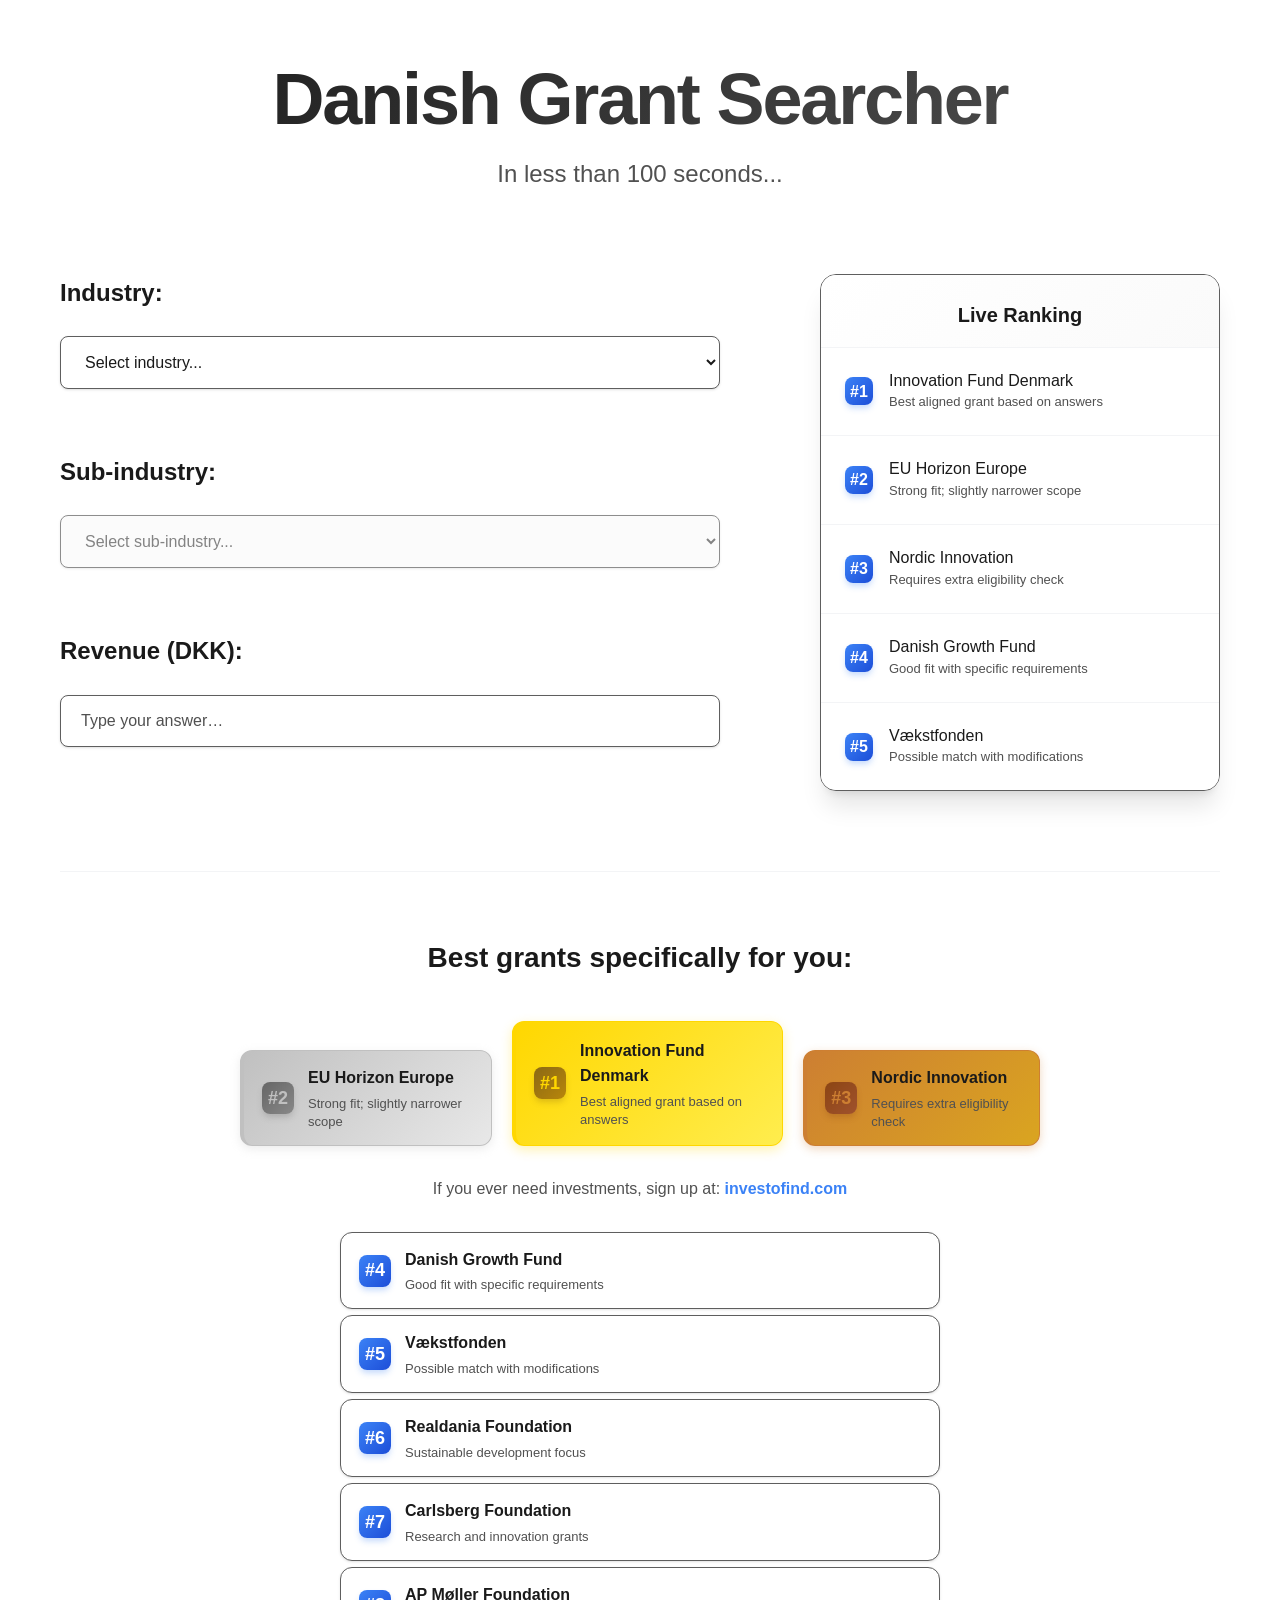
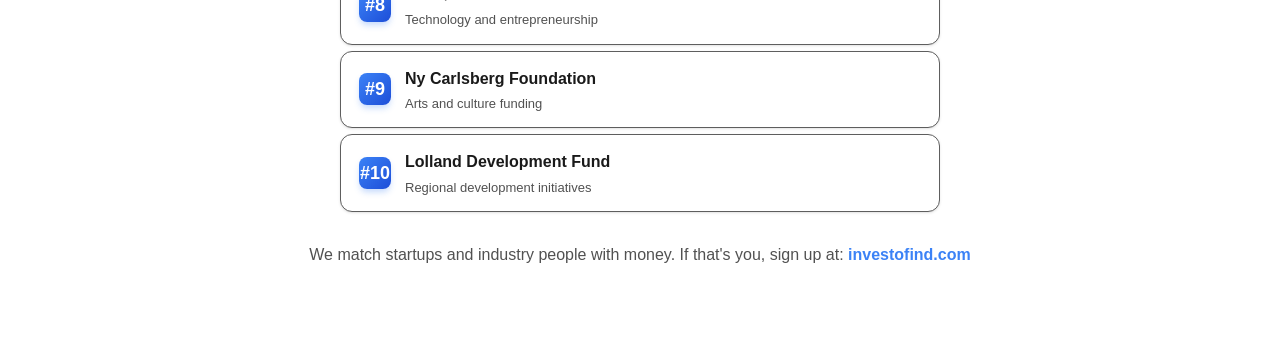
<file: index.html>
<html>
    <head>
        <title>Grant Searcher</title>
        <link rel="stylesheet" href="index.css">
    </head>
    <body>
    <div class="page">
        <header class="hero">
            <h1 class="intro">Danish Grant Searcher</h1>
            <p class="subheader">In less than 100 seconds...</p>
        </header>
        
        <div class="layout">
            <div class="qa-card">
                <div class="qa-row">
                    <span class="qa-text">Industry:</span>
                </div>
                <div class="qa-row answer-row">
                    <select id="answer-industry" class="answer-select">
                        <option value="">Select industry...</option>
                        <option value="technology">Technology</option>
                        <option value="healthcare">Healthcare</option>
                        <option value="finance">Finance</option>
                        <option value="manufacturing">Manufacturing</option>
                        <option value="energy">Energy</option>
                        <option value="agriculture">Agriculture</option>
                        <option value="education">Education</option>
                        <option value="retail">Retail</option>
                        <option value="transportation">Transportation</option>
                        <option value="construction">Construction</option>
                    </select>
                </div>

                <div class="qa-row">
                    <span class="qa-text">Sub-industry:</span>
                </div>
                <div class="qa-row answer-row">
                    <select id="answer-subindustry" class="answer-select" disabled>
                        <option value="">Select sub-industry...</option>
                    </select>
                </div>

                <div class="qa-row">
                    <span class="qa-text">Revenue (DKK):</span>
                </div>
                <div class="qa-row answer-row">
                    <input
                        id="answer-revenue"
                        class="answer-input"
                        type="text"
                        placeholder="Type your answer…"
                        autocomplete="off"
                    />
                </div>

            </div>
            

            <aside class="ranking" aria-label="Ranking">
                <div class="ranking-header">Live Ranking</div>

                <div class="rank-box">
                    <div class="rank-number">#1</div>
                    <div class="rank-content">
                        <div class="rank-content">Innovation Fund Denmark</div>
                        <div class="rank-desc">Best aligned grant based on answers</div>
                    </div>
                </div>
                <div class="rank-box">
                    <div class="rank-number">#2</div>
                    <div class="rank-content">
                        <div class="rank-content">EU Horizon Europe</div>
                        <div class="rank-desc">Strong fit; slightly narrower scope</div>
                    </div>
                </div>
                <div class="rank-box">
                    <div class="rank-number">#3</div>
                    <div class="rank-content">
                        <div class="rank-content">Nordic Innovation</div>
                        <div class="rank-desc">Requires extra eligibility check</div>
                    </div>
                </div>
                <div class="rank-box">
                    <div class="rank-number">#4</div>
                    <div class="rank-content">
                        <div class="rank-content">Danish Growth Fund</div>
                        <div class="rank-desc">Good fit with specific requirements</div>
                    </div>
                </div>
                <div class="rank-box">
                    <div class="rank-number">#5</div>
                    <div class="rank-content">
                        <div class="rank-content">Vækstfonden</div>
                        <div class="rank-desc">Possible match with modifications</div>
                    </div>
                </div>
            </aside>
        </div>
        
        <div class="content-section">
            <h2 class="top-picks">Best grants specifically for you:</h2>
            
            <div class="picks-container">
                <!-- Top tier: Gold, Silver, Bronze -->
                <div class="top-tier">
                    <div class="pick-card silver">
                        <div class="pick-number">#2</div>
                        <div class="pick-content">
                            <div class="pick-title">EU Horizon Europe</div>
                            <div class="pick-desc">Strong fit; slightly narrower scope</div>
                        </div>
                    </div>
                    <div class="pick-card gold">
                        <div class="pick-number">#1</div>
                        <div class="pick-content">
                            <div class="pick-title">Innovation Fund Denmark</div>
                            <div class="pick-desc">Best aligned grant based on answers</div>
                        </div>
                    </div>
                    <div class="pick-card bronze">
                        <div class="pick-number">#3</div>
                        <div class="pick-content">
                            <div class="pick-title">Nordic Innovation</div>
                            <div class="pick-desc">Requires extra eligibility check</div>
                        </div>
                    </div>
                </div>
                
            <p class="cta-text">If you ever need investments, sign up at: <a href="https://investofind.com">investofind.com</a></p>
            
            <div class="other-picks">
                <div class="pick-card">
                    <div class="pick-number">#4</div>
                    <div class="pick-content">
                        <div class="pick-title">Danish Growth Fund</div>
                        <div class="pick-desc">Good fit with specific requirements</div>
                    </div>
                </div>
                <div class="pick-card">
                    <div class="pick-number">#5</div>
                    <div class="pick-content">
                        <div class="pick-title">Vækstfonden</div>
                        <div class="pick-desc">Possible match with modifications</div>
                    </div>
                </div>
                <div class="pick-card">
                    <div class="pick-number">#6</div>
                    <div class="pick-content">
                        <div class="pick-title">Realdania Foundation</div>
                        <div class="pick-desc">Sustainable development focus</div>
                    </div>
                </div>
                <div class="pick-card">
                    <div class="pick-number">#7</div>
                    <div class="pick-content">
                        <div class="pick-title">Carlsberg Foundation</div>
                        <div class="pick-desc">Research and innovation grants</div>
                    </div>
                </div>
                <div class="pick-card">
                    <div class="pick-number">#8</div>
                    <div class="pick-content">
                        <div class="pick-title">AP Møller Foundation</div>
                        <div class="pick-desc">Technology and entrepreneurship</div>
                    </div>
                </div>
                <div class="pick-card">
                    <div class="pick-number">#9</div>
                    <div class="pick-content">
                        <div class="pick-title">Ny Carlsberg Foundation</div>
                        <div class="pick-desc">Arts and culture funding</div>
                    </div>
                </div>
                <div class="pick-card">
                    <div class="pick-number">#10</div>
                    <div class="pick-content">
                        <div class="pick-title">Lolland Development Fund</div>
                        <div class="pick-desc">Regional development initiatives</div>
                    </div>
                </div>
            </div>

            <p class="cta-text">We match startups and industry people with money. If that's you, sign up at: <a href="https://investofind.com">investofind.com</a></p>
        </div>
    </div>
    <script src="matcher_catagory.js"></script>
    <script src="index.js"></script>
    </body>
</html>
</file>
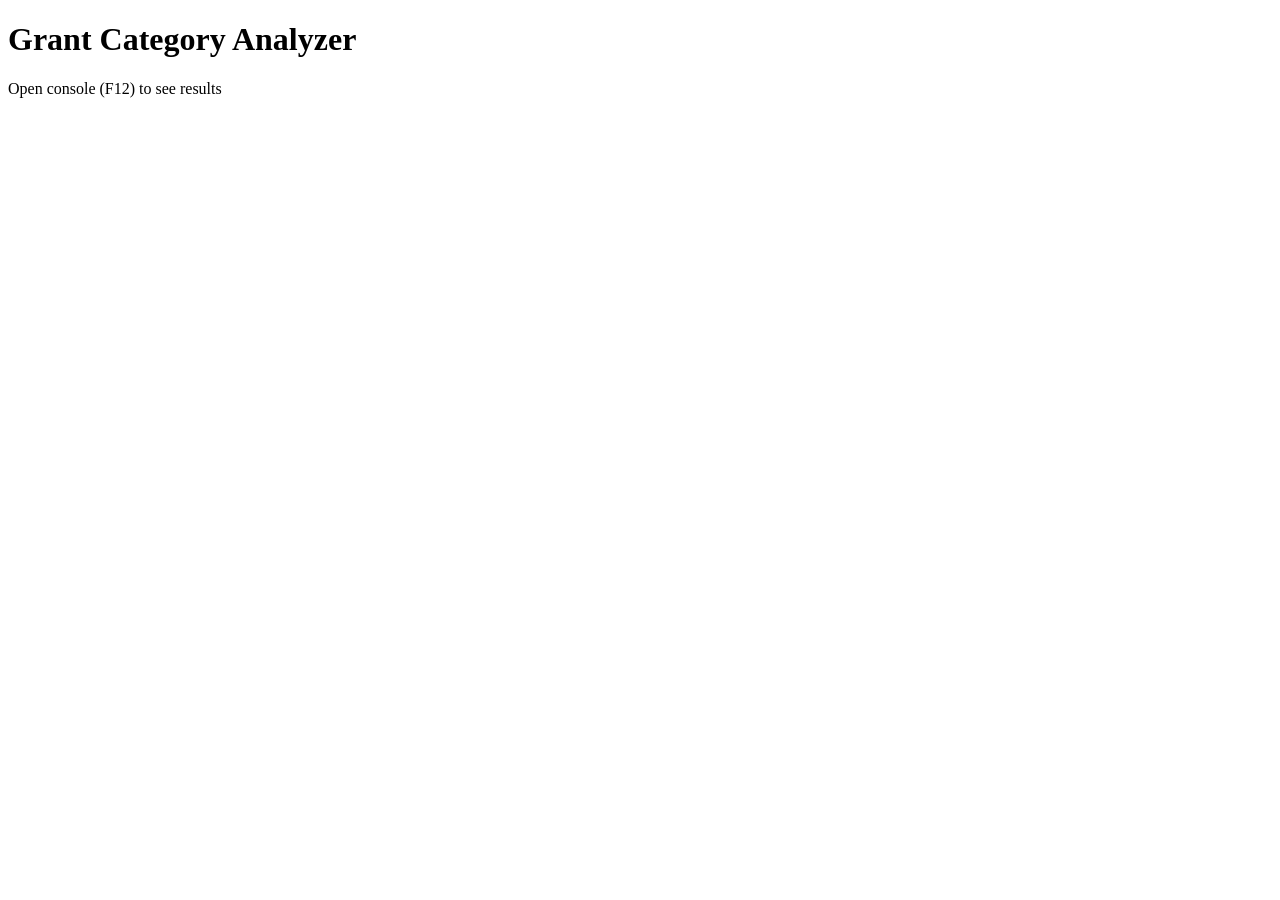
<file: match.html>
<!DOCTYPE html>
<html>
<head>
    <title>Grant Analyzer</title>
</head>
<body>
    <h1>Grant Category Analyzer</h1>
    <p>Open console (F12) to see results</p>
    
    <script src="matcher_catagory.js"></script>
</body>
</html>
</file>
<file: index.css>
:root {
    --text: #1a1a1a;
    --text-muted: #515151;
    --text-light: #505050;
    --background: #ffffff;
    --background-soft: #fafafa;
    --border: #5e5e5e;
    --border-light: #f3f4f6;
    --primary: #3b82f6;
    --shadow: 0 1px 3px 0 rgb(0 0 0 / 0.1), 0 1px 2px -1px rgb(0 0 0 / 0.1);
    --shadow-lg: 0 10px 15px -3px rgb(0 0 0 / 0.1), 0 4px 6px -4px rgb(0 0 0 / 0.1);
    --radius: 8px;
    --radius-lg: 12px;
}

* {
    box-sizing: border-box;
}

body {
    margin: 0;
    min-height: 100vh;
    background: var(--background);
    color: var(--text);
    font-family: -apple-system, BlinkMacSystemFont, "Segoe UI", Roboto, "Helvetica Neue", Arial, sans-serif;
    line-height: 1.6;
    -webkit-font-smoothing: antialiased;
    -moz-osx-font-smoothing: grayscale;
}

.page {
    max-width: 1200px;
    margin: 0 auto;
    padding: 0 20px;
}

.hero {
    text-align: center;
    padding: 60px 0 80px 0;
}

.intro {
    margin: 0;
    font-size: clamp(42px, 6vw, 72px);
    line-height: 1.1;
    letter-spacing: -0.03em;
    font-weight: 700;
    background: linear-gradient(135deg, var(--text) 0%, var(--text-muted) 100%);
    -webkit-background-clip: text;
    -webkit-text-fill-color: transparent;
    background-clip: text;
}

.subheader {
    margin: 16px 0 0 0;
    font-size: clamp(18px, 2.5vw, 24px);
    color: var(--text-muted);
    font-weight: 400;
}

.layout {
    display: grid;
    grid-template-columns: 1fr 400px;
    gap: 100px;
    align-items: start;
    margin-bottom: 80px;
}

.qa-card {
    display: flex;
    flex-direction: column;
    gap: 24px;
}

.qa-row {
    display: flex;
    align-items: center;
    gap: 16px;
}

.qa-text {
    font-size: 24px;
    color: var(--text);
    font-weight: 700;
}

.answer-row {
    margin-top: 0px;
    margin-bottom: 40px;

}

.answer-input {
    flex: 1;
    padding: 16px 20px;
    border: 1px solid var(--border);
    border-radius: var(--radius);
    font-size: 16px;
    background: var(--background);
    color: var(--text);
    transition: all 0.2s ease;
    outline: none;
    box-shadow: var(--shadow);
}

.answer-input:focus {
    border-color: var(--primary);
    box-shadow: 0 0 0 3px rgb(59 130 246 / 0.1);
}

.answer-input::placeholder {
    color: var(--text-light);
}

.answer-select {
    flex: 1;
    padding: 16px 20px;
    border: 1px solid var(--border);
    border-radius: var(--radius);
    font-size: 16px;
    background: var(--background);
    color: var(--text);
    transition: all 0.2s ease;
    outline: none;
    box-shadow: var(--shadow);
    cursor: pointer;
}

.answer-select:focus {
    border-color: var(--primary);
    box-shadow: 0 0 0 3px rgb(59 130 246 / 0.1);
}

.answer-select:disabled {
    background: var(--background-soft);
    color: var(--text-light);
    cursor: not-allowed;
}

.input-group {
    display: flex;
    gap: 8px;
    align-items: center;
}

.currency-select {
    padding: 16px 12px;
    border: 1px solid var(--border);
    border-radius: var(--radius);
    font-size: 16px;
    background: var(--background);
    color: var(--text);
    transition: all 0.2s ease;
    outline: none;
    box-shadow: var(--shadow);
    cursor: pointer;
    min-width: 80px;
}

.currency-select:focus {
    border-color: var(--primary);
    box-shadow: 0 0 0 3px rgb(59 130 246 / 0.1);
}

.ranking {
    position: sticky;
    top: 20px;
    background: var(--background);
    border: 1px solid var(--border);
    border-radius: 16px;
    padding: 0;
    box-shadow: 0 20px 25px -5px rgb(0 0 0 / 0.1), 0 8px 10px -6px rgb(0 0 0 / 0.1);
    backdrop-filter: blur(10px);
    overflow: hidden;
    align-self: start;
    max-height: calc(100vh - 40px);
    overflow-y: auto;
}

.ranking-header {
    font-size: 20px;
    font-weight: 700;
    color: var(--text);
    padding: 24px 24px 16px 24px;
    text-align: center;
    background: linear-gradient(135deg, var(--background) 0%, var(--background-soft) 100%);
    border-bottom: 1px solid var(--border-light);
    margin: 0;
}

.rank-box {
    background: var(--background);
    border: none;
    border-bottom: 1px solid var(--border-light);
    border-radius: 0;
    padding: 20px 24px;
    margin: 0;
    transition: all 0.3s cubic-bezier(0.4, 0, 0.2, 1);
    display: flex;
    align-items: center;
    gap: 16px;
    position: relative;
    overflow: hidden;
}

.rank-box::before {
    content: '';
    position: absolute;
    left: 0;
    top: 0;
    bottom: 0;
    width: 4px;
    background: var(--primary);
    transform: scaleY(0);
    transition: transform 0.3s cubic-bezier(0.4, 0, 0.2, 1);
}

.rank-box:hover {
    background: var(--background-soft);
    transform: translateX(4px);
}

.rank-box:hover::before {
    transform: scaleY(1);
}

.rank-box:hover .rank-number {
    transform: scale(1.1);
    box-shadow: 0 6px 8px -1px rgb(59 130 246 / 0.4);
}

.rank-box:last-child {
    border-bottom: none;
}

.rank-number {
    font-size: 16px;
    font-weight: 800;
    color: var(--background);
    background: linear-gradient(135deg, var(--primary) 0%, #1d4ed8 100%);
    border-radius: 8px;
    width: 28px;
    height: 28px;
    display: flex;
    align-items: center;
    justify-content: center;
    flex-shrink: 0;
    box-shadow: 0 4px 6px -1px rgb(59 130 246 / 0.3);
    transition: all 0.3s cubic-bezier(0.4, 0, 0.2, 1);
}

.rank-content {
    flex: 1;
    min-width: 0;
}

.rank-title {
    font-size: 16px;
    font-weight: 600;
    color: var(--text);
    margin-bottom: 4px;
}

.rank-desc {
    font-size: 13px;
    color: var(--text-muted);
    line-height: 1.4;
    font-weight: 400;
    position: relative;
    transition: all 0.3s cubic-bezier(0.4, 0, 0.2, 1);
}

.rank-desc::after {
    content: attr(data-amount);
    display: block;
    font-size: 11px;
    color: var(--primary);
    font-weight: 600;
    margin-top: 4px;
    opacity: 0;
    transform: translateY(-5px);
    transition: all 0.3s cubic-bezier(0.4, 0, 0.2, 1);
}

.rank-box:hover .rank-desc::after {
    opacity: 1;
    transform: translateY(0);
}

/* Top Picks Section */
.content-section {
    margin-top: 60px;
    padding: 40px 0;
    border-top: 1px solid var(--border-light);
}

.top-picks {
    font-size: 28px;
    font-weight: 700;
    color: var(--text);
    margin-bottom: 40px;
    text-align: center;
}

.picks-container {
    max-width: 800px;
    margin: 0 auto 40px auto;
}

.top-tier {
    display: flex;
    justify-content: center;
    align-items: flex-end;
    gap: 20px;
    margin-bottom: 30px;
}

.second-tier {
    display: flex;
    justify-content: center;
    gap: 40px;
    margin-bottom: 40px;
}

.other-picks {
    max-width: 600px;
    margin: 30px auto;
    display: flex;
    flex-direction: column;
    gap: 6px;
}

.pick-card {
    background: var(--background);
    border: 1px solid var(--border);
    border-radius: 12px;
    padding: 14px 18px;
    box-shadow: var(--shadow);
    transition: all 0.3s ease;
    display: flex;
    align-items: center;
    gap: 14px;
    position: relative;
    overflow: hidden;
    min-height: 50px;
}

.pick-card::before {
    content: '';
    position: absolute;
    left: 0;
    top: 0;
    bottom: 0;
    width: 4px;
    background: var(--primary);
    transform: scaleY(0);
    transition: transform 0.3s cubic-bezier(0.4, 0, 0.2, 1);
}

.pick-card:hover {
    transform: translateY(-2px);
    box-shadow: var(--shadow-lg);
}

.pick-card.gold {
    background: linear-gradient(135deg, #ffd700 0%, #ffed4e 100%);
    border-color: #ffd700;
    color: #8b6914;
    padding: 16px 18px;
    box-shadow: 0 4px 12px rgba(255, 215, 0, 0.3);
    border-left: 4px solid #ffd700;
}

.pick-card.silver {
    background: linear-gradient(135deg, #c0c0c0 0%, #e8e8e8 100%);
    border-color: #c0c0c0;
    color: #666;
    box-shadow: 0 3px 10px rgba(192, 192, 192, 0.3);
    border-left: 4px solid #c0c0c0;
}

.pick-card.bronze {
    background: linear-gradient(135deg, #cd7f32 0%, #daa520 100%);
    border-color: #cd7f32;
    color: #8b4513;
    box-shadow: 0 3px 10px rgba(205, 127, 50, 0.3);
    border-left: 4px solid #cd7f32;
}

.pick-number {
    font-size: 18px;
    font-weight: 800;
    color: var(--background);
    background: linear-gradient(135deg, var(--primary) 0%, #1d4ed8 100%);
    border-radius: 8px;
    width: 32px;
    height: 32px;
    display: flex;
    align-items: center;
    justify-content: center;
    flex-shrink: 0;
    box-shadow: 0 4px 6px -1px rgb(59 130 246 / 0.3);
}

.pick-card.gold .pick-number {
    background: linear-gradient(135deg, #8b6914 0%, #b8860b 100%);
    color: #ffd700;
    box-shadow: 0 4px 6px -1px rgba(139, 105, 20, 0.3);
}

.pick-card.silver .pick-number {
    background: linear-gradient(135deg, #666 0%, #888 100%);
    color: #c0c0c0;
    box-shadow: 0 4px 6px -1px rgba(102, 102, 102, 0.3);
}

.pick-card.bronze .pick-number {
    background: linear-gradient(135deg, #8b4513 0%, #a0522d 100%);
    color: #cd7f32;
    box-shadow: 0 4px 6px -1px rgba(139, 69, 19, 0.3);
}

.pick-content {
    flex: 1;
    min-width: 0;
}

.pick-title {
    font-size: 16px;
    font-weight: 600;
    color: var(--text);
    margin-bottom: 4px;
}

.pick-desc {
    font-size: 13px;
    color: var(--text-muted);
    line-height: 1.4;
    font-weight: 400;
}

.cta-text {
    font-size: 16px;
    color: var(--text-muted);
    text-align: center;
    margin: 20px 0;
}

.cta-text a {
    color: var(--primary);
    text-decoration: none;
    font-weight: 600;
}

.cta-text a:hover {
    text-decoration: underline;
}

@media (max-width: 768px) {
    .layout {
        grid-template-columns: 1fr;
        gap: 40px;
    }
    
    .ranking {
        position: relative;
        top: auto;
    }
    
    .hero {
        padding: 40px 0 60px 0;
    }
    
    .picks-container {
        max-width: 100%;
        padding: 0 10px;
    }
    
    .other-picks {
        max-width: 100%;
        padding: 0 10px;
    }
    
    .pick-card {
        padding: 12px 16px;
        min-height: 45px;
    }
    
    .pick-card.gold {
        padding: 14px 16px;
    }
}
</file>
